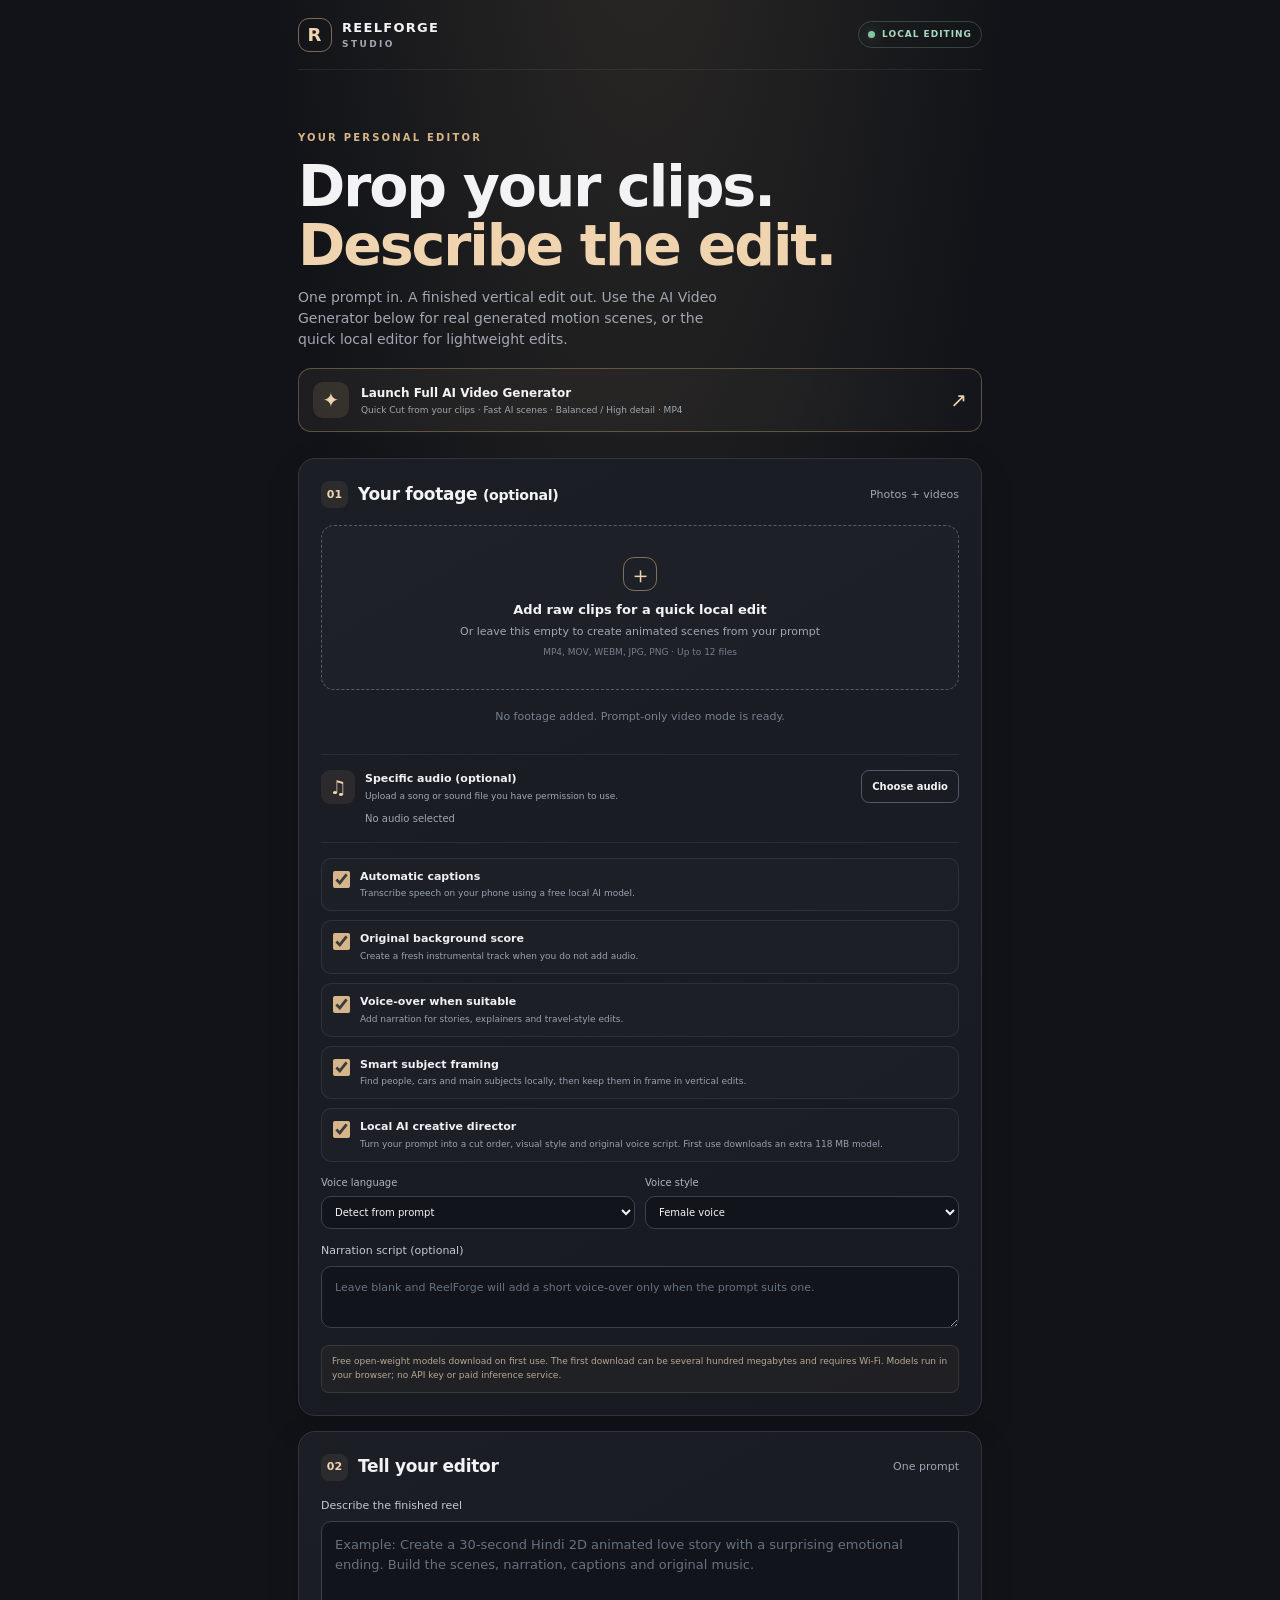
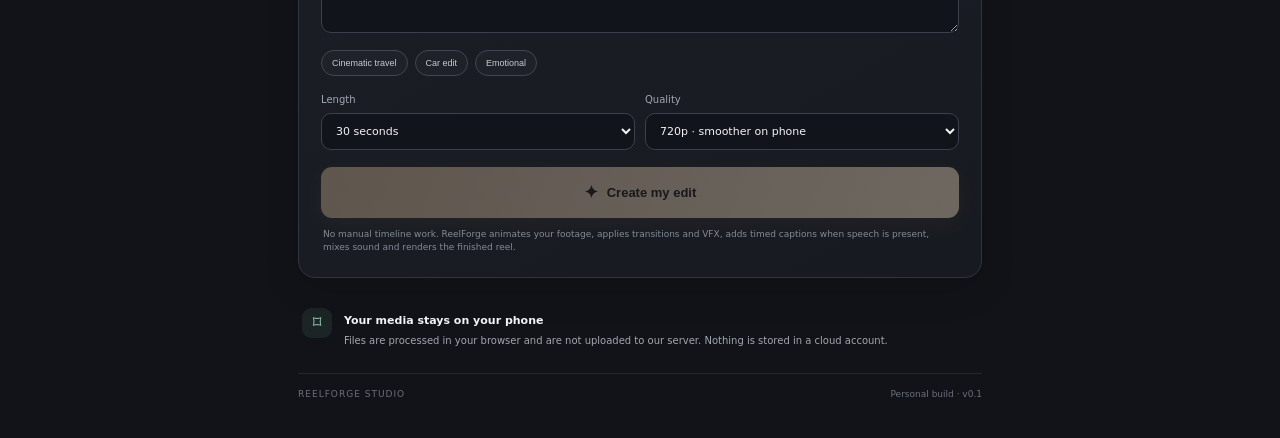
<file: studio/index.html>
<!doctype html>
<html lang="en">
<head>
  <meta charset="utf-8">
  <meta name="viewport" content="width=device-width,initial-scale=1,viewport-fit=cover">
  <meta name="theme-color" content="#111318">
  <meta name="description" content="A private, browser-based reel editor. Your media stays on your device.">
  <link rel="manifest" href="manifest.webmanifest">
  <link rel="icon" href="icon.svg" type="image/svg+xml">
  <link rel="stylesheet" href="styles.css">
  <title>ReelForge Studio</title>
</head>
<body>
  <main class="app-shell">
    <header class="topbar">
      <a class="brand" href="./" aria-label="ReelForge Studio home"><span class="brand-mark">R</span><span>REELFORGE <small>STUDIO</small></span></a>
      <span class="private-chip"><i></i> LOCAL EDITING</span>
    </header>

    <section class="intro">
      <p class="eyebrow">YOUR PERSONAL EDITOR</p>
      <h1>Drop your clips.<br><em>Describe the edit.</em></h1>
      <p class="intro-copy">One prompt in. A finished vertical edit out. Use the AI Video Generator below for real generated motion scenes, or the quick local editor for lightweight edits.</p>
    <a class="cloud-launch" href="https://colab.research.google.com/github/manjunathjadav360-rgb/Reel-forge-ai/blob/main/colab/ReelForge_One_Prompt_Studio.ipynb" target="_blank" rel="noopener">
      <span class="cloud-icon">✦</span>
      <span><strong>Launch Full AI Video Generator</strong><small>Quick Cut from your clips · Fast AI scenes · Balanced / High detail · MP4</small></span>
      <span class="cloud-arrow">↗</span>
    </a>
    </section>

    <section class="panel upload-panel">
      <div class="panel-heading"><div><span class="step">01</span><h2>Your footage <small>(optional)</small></h2></div><span class="muted">Photos + videos</span></div>
      <label class="dropzone" for="mediaFiles" id="dropzone">
        <span class="upload-symbol">＋</span>
        <strong>Add raw clips for a quick local edit</strong>
        <span>Or leave this empty to create animated scenes from your prompt</span>
        <small>MP4, MOV, WEBM, JPG, PNG · Up to 12 files</small>
      </label>
      <input id="mediaFiles" type="file" accept="video/*,image/*" multiple hidden>
      <div id="assetList" class="asset-list" aria-live="polite"><p class="empty-state">No footage added. Prompt-only video mode is ready.</p></div>
      <div class="audio-row">
        <div class="audio-copy"><span class="audio-symbol">♫</span><div><strong>Specific audio (optional)</strong><small>Upload a song or sound file you have permission to use.</small></div></div>
        <label class="audio-pick" for="audioFile">Choose audio</label>
        <input id="audioFile" type="file" accept="audio/*" hidden>
      </div>
      <div id="audioName" class="audio-name">No audio selected</div>
      <div class="auto-tools">
        <label class="tool-toggle"><input id="autoCaptions" type="checkbox" checked><span><b>Automatic captions</b><small>Transcribe speech on your phone using a free local AI model.</small></span></label>
        <label class="tool-toggle"><input id="autoMusic" type="checkbox" checked><span><b>Original background score</b><small>Create a fresh instrumental track when you do not add audio.</small></span></label>
        <label class="tool-toggle"><input id="autoVoice" type="checkbox" checked><span><b>Voice-over when suitable</b><small>Add narration for stories, explainers and travel-style edits.</small></span></label>
        <label class="tool-toggle"><input id="autoFrame" type="checkbox" checked><span><b>Smart subject framing</b><small>Find people, cars and main subjects locally, then keep them in frame in vertical edits.</small></span></label>
        <label class="tool-toggle"><input id="autoDirector" type="checkbox" checked><span><b>Local AI creative director</b><small>Turn your prompt into a cut order, visual style and original voice script. First use downloads an extra 118 MB model.</small></span></label>
      </div>
      <div class="voice-settings">
        <label class="mini-field"><span>Voice language</span><select id="voiceLanguage"><option value="auto" selected>Detect from prompt</option><option value="hi">Hindi</option><option value="en">English</option></select></label>
        <label class="mini-field"><span>Voice style</span><select id="voiceGender"><option value="female" selected>Female voice</option><option value="male">Male voice</option></select></label>
      </div>
      <label class="field-label narration-label" for="narrationText">Narration script (optional)</label>
      <textarea id="narrationText" class="narration-input" rows="2" maxlength="800" placeholder="Leave blank and ReelForge will add a short voice-over only when the prompt suits one."></textarea>
      <p class="model-note">Free open-weight models download on first use. The first download can be several hundred megabytes and requires Wi-Fi. Models run in your browser; no API key or paid inference service.</p>
    </section>

    <section class="panel prompt-panel">
      <div class="panel-heading"><div><span class="step">02</span><h2>Tell your editor</h2></div><span class="muted">One prompt</span></div>
      <label class="field-label" for="editPrompt">Describe the finished reel</label>
      <textarea id="editPrompt" rows="4" maxlength="900" placeholder="Example: Create a 30-second Hindi 2D animated love story with a surprising emotional ending. Build the scenes, narration, captions and original music."></textarea>
      <div class="prompt-examples">
        <button type="button" class="example" data-prompt="Make a cinematic 30-second travel reel. Use smooth transitions, gentle zooms on photos, warm colours and cuts synced to my music.">Cinematic travel</button>
        <button type="button" class="example" data-prompt="Make a 15-second fast-paced car reel. Use energetic cuts synced to the beat, punchy contrast and subtle motion. No unnecessary text.">Car edit</button>
        <button type="button" class="example" data-prompt="Make a 30-second emotional memory reel. Use slower pacing, soft fades, warm colours and a simple elegant title.">Emotional</button>
      </div>
      <div class="settings-grid">
        <label><span>Length</span><select id="duration"><option value="10">10 seconds</option><option value="15">15 seconds</option><option value="20">20 seconds</option><option value="30" selected>30 seconds</option><option value="45">45 seconds</option><option value="60">60 seconds</option><option value="90">90 seconds</option></select></label>
        <label><span>Quality</span><select id="quality"><option value="720" selected>720p · smoother on phone</option><option value="1080">1080p · heavier render</option></select></label>
      </div>
      <div id="plan" class="plan-box" hidden>
        <div class="plan-title"><span class="plan-dot"></span> EDIT PLAN</div>
        <p id="planText"></p>
        <div id="planTags" class="plan-tags"></div>
      </div>
      <button id="generateBtn" class="generate-btn" type="button" disabled><span>✦</span> Create my edit</button>
      <p class="small-note">No manual timeline work. ReelForge animates your footage, applies transitions and VFX, adds timed captions when speech is present, mixes sound and renders the finished reel.</p>
    </section>

    <section id="renderPanel" class="panel render-panel" hidden>
      <div class="panel-heading"><div><span class="step">03</span><h2>Your edit</h2></div><span id="renderState" class="muted">Preparing</span></div>
      <div class="progress-track"><span id="progressBar"></span></div>
      <p id="statusText" class="status-text" aria-live="polite">Preparing your footage…</p>
      <div id="outputWrap" hidden>
        <video id="outputVideo" controls playsinline></video>
        <div class="output-meta"><span id="outputInfo">Vertical export</span><span class="no-watermark">✓ No watermark</span></div>
        <div class="output-actions">
          <a id="downloadBtn" class="download-btn" href="#" download>Download video</a>
          <button id="shareBtn" class="share-btn" type="button">Share</button>
        </div>
        <button id="makeMp4Btn" class="convert-btn" type="button" hidden>Finish MP4 for Instagram</button>
        <p id="formatNote" class="small-note"></p>
      </div>
    </section>

    <section class="privacy-note">
      <span class="privacy-icon">⌑</span>
      <div><strong>Your media stays on your phone</strong><p>Files are processed in your browser and are not uploaded to our server. Nothing is stored in a cloud account.</p></div>
    </section>

    <footer>REELFORGE STUDIO <span>Personal build · v0.1</span></footer>
  </main>
  <script src="ai-engine.js"></script>
  <script src="app.js"></script>
</body>
</html>
</file>
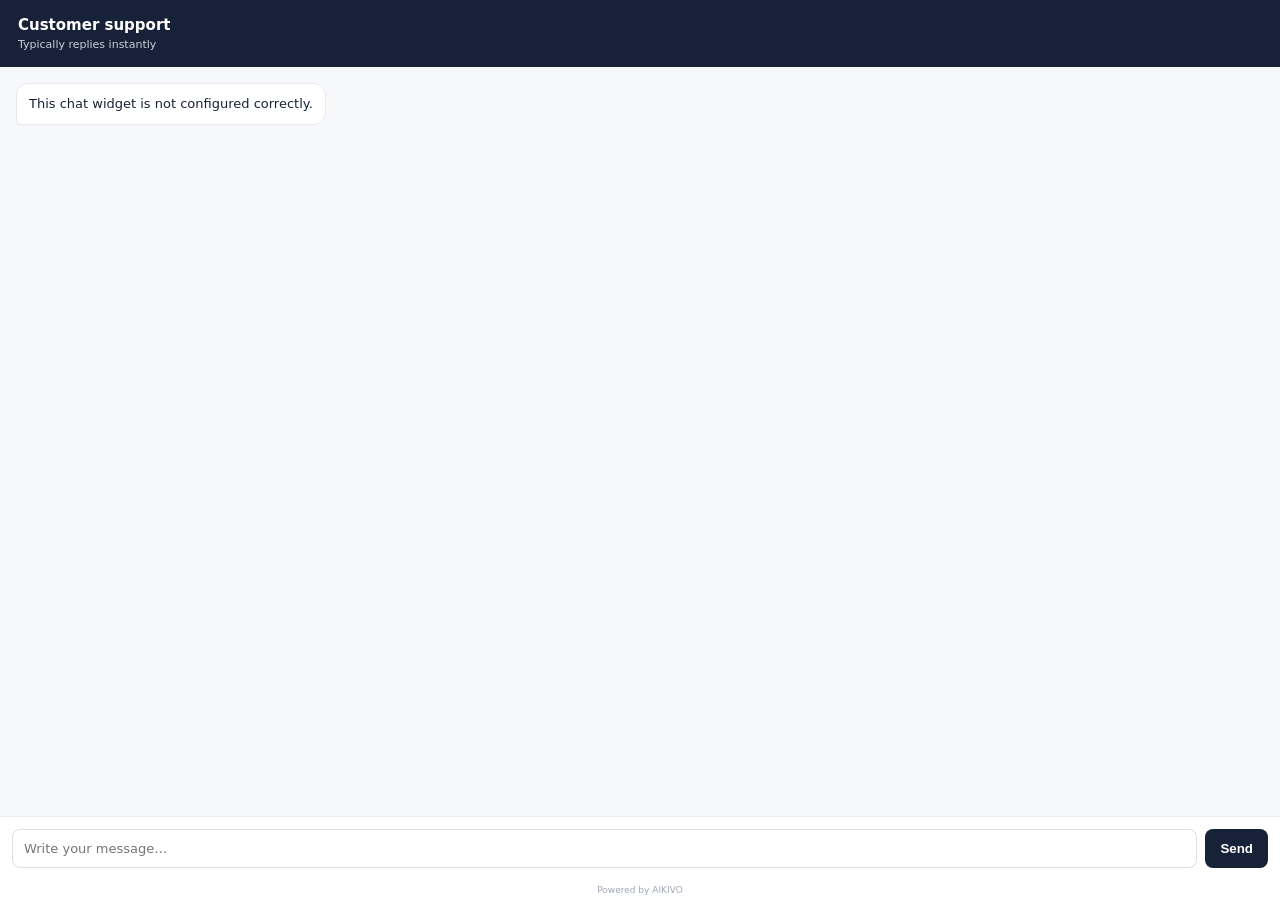
<file: widget.html>
<!doctype html>
<html lang="en">
<head>
<meta charset="utf-8"><meta name="viewport" content="width=device-width,initial-scale=1">
<meta name="theme-color" content="#ffffff"><title>Chat with us</title>
<style>
*{box-sizing:border-box}html,body{margin:0;width:100%;height:100%;font-family:Inter,system-ui,-apple-system,Segoe UI,sans-serif;color:#172238;background:#fff}
.widget{height:100%;display:flex;flex-direction:column;background:#fff}.head{padding:16px 18px;background:#172238;color:#fff}.head strong{display:block;font-size:15px}.head small{display:block;color:#c8d0dc;margin-top:4px;font-size:11px}.thread{flex:1;overflow:auto;padding:16px;display:flex;flex-direction:column;gap:10px;background:#f7f8fa}.bubble{max-width:88%;padding:10px 12px;border-radius:12px;font-size:13px;line-height:1.5;white-space:pre-wrap;overflow-wrap:anywhere}.bot{align-self:flex-start;background:#fff;border:1px solid #e6e9ef;border-bottom-left-radius:4px}.user{align-self:flex-end;background:#e8eef8;border-bottom-right-radius:4px}.status{min-height:22px;padding:4px 14px;color:#748094;font-size:10px;background:#f7f8fa}.form{display:flex;gap:8px;padding:12px;border-top:1px solid #e8ebf0}.form input{min-width:0;flex:1;border:1px solid #d9dee7;border-radius:8px;padding:11px;font:13px system-ui;outline:none}.form button{border:0;border-radius:8px;background:#172238;color:#fff;padding:0 15px;font-weight:600}.form button:disabled{opacity:.5}.foot{text-align:center;padding:5px;color:#a0a7b4;font-size:9px}.error{color:#b42318}
</style>
</head>
<body><main class="widget"><header class="head"><strong id="title">Customer support</strong><small>Typically replies instantly</small></header><div id="thread" class="thread" aria-live="polite"><div class="bubble bot">Connecting to support…</div></div><div id="status" class="status"></div><form id="form" class="form"><input id="message" maxlength="2000" autocomplete="off" placeholder="Write your message…" required><button id="send" type="submit">Send</button></form><div class="foot">Powered by AIKIVO</div></main>
<script src="supabase/config.js"></script><script src="widget-client.js"></script></body></html>
</file>
<file: studio/styles.css>
:root{color-scheme:dark;--bg:#111318;--panel:#191c23;--panel2:#20242c;--line:#303540;--text:#f3f3f5;--muted:#a1a7b2;--accent:#d6b58a;--accent2:#f0d4b0;--green:#83c6a3}*{box-sizing:border-box}html{min-height:100%;background:var(--bg)}body{margin:0;background:radial-gradient(ellipse at 50% -16%,#2d2a27 0,transparent 42%),var(--bg);color:var(--text);font:15px/1.5 Inter,system-ui,-apple-system,BlinkMacSystemFont,"Segoe UI",sans-serif}.app-shell{width:min(740px,100%);margin:0 auto;padding:0 18px calc(36px + env(safe-area-inset-bottom))}.topbar{height:70px;display:flex;align-items:center;justify-content:space-between;border-bottom:1px solid #ffffff12}.brand{display:flex;align-items:center;gap:10px;color:var(--text);text-decoration:none;font-size:13px;font-weight:850;letter-spacing:1.3px}.brand small{display:block;color:var(--muted);font-size:9px;letter-spacing:2.4px;font-weight:650}.brand-mark{display:grid;place-items:center;width:34px;height:34px;border:1px solid #d6b58a88;border-radius:11px;color:var(--accent2);font-size:18px}.private-chip{display:flex;align-items:center;gap:7px;padding:6px 9px;border:1px solid #83c6a344;border-radius:30px;color:#a8d9bf;font-size:9px;letter-spacing:1px;font-weight:750}.private-chip i,.plan-dot{width:7px;height:7px;border-radius:50%;background:var(--green);box-shadow:0 0 12px #83c6a377}.intro{padding:37px 0 26px}.eyebrow{font-size:10px;letter-spacing:2.2px;color:var(--accent);font-weight:800}.intro h1{font-size:clamp(35px,9vw,57px);line-height:1.03;letter-spacing:-2.1px;margin:12px 0 13px;font-weight:780}.intro h1 em{font-style:normal;color:var(--accent2)}.intro-copy{color:var(--muted);font-size:14px;max-width:430px;margin:0}.panel{background:linear-gradient(150deg,#1b1e25,#171a20);border:1px solid var(--line);border-radius:17px;padding:18px;margin:0 0 15px;box-shadow:0 12px 35px #0002}.panel-heading{display:flex;align-items:center;justify-content:space-between;margin-bottom:17px}.panel-heading>div{display:flex;align-items:center;gap:10px}.step{display:grid;place-items:center;width:27px;height:27px;border-radius:8px;background:#d6b58a18;color:var(--accent2);font-size:11px;font-weight:800}.panel h2{font-size:17px;margin:0;font-weight:700;letter-spacing:-.3px}.muted{font-size:11px;color:var(--muted)}.dropzone{min-height:146px;border:1px dashed #555b68;border-radius:13px;background:#ffffff04;display:flex;align-items:center;justify-content:center;flex-direction:column;gap:5px;text-align:center;padding:18px 12px;cursor:pointer;transition:.2s}.dropzone:active{border-color:var(--accent);background:#d6b58a0c}.upload-symbol{display:grid;place-items:center;width:34px;height:34px;border:1px solid #d6b58a88;border-radius:11px;color:var(--accent2);font-size:23px;margin-bottom:4px}.dropzone strong{font-size:13px}.dropzone span:not(.upload-symbol){font-size:11px;color:var(--muted)}.dropzone small{font-size:9px;color:#777f8c}.asset-list{display:grid;gap:7px;margin-top:11px}.empty-state{color:#77808e;text-align:center;font-size:11px;margin:8px 0 12px}.asset-item{display:flex;align-items:center;gap:10px;padding:9px 10px;background:#ffffff06;border:1px solid #ffffff0d;border-radius:9px;min-width:0}.asset-thumb{width:43px;height:43px;flex:0 0 43px;border-radius:7px;object-fit:cover;background:#2c3038}.asset-details{min-width:0;flex:1}.asset-details strong{display:block;font-size:11px;overflow:hidden;text-overflow:ellipsis;white-space:nowrap}.asset-details small{color:var(--muted);font-size:9px}.remove-asset{border:0;background:none;color:#9fa7b3;font-size:19px;padding:3px 7px}.audio-row{display:flex;align-items:center;justify-content:space-between;gap:10px;border-top:1px solid #ffffff12;padding-top:15px;margin-top:16px}.audio-copy{display:flex;align-items:center;gap:10px;min-width:0}.audio-symbol{display:grid;place-items:center;width:34px;height:34px;background:#d6b58a17;color:var(--accent2);border-radius:9px;font-size:19px;flex-shrink:0}.audio-copy strong,.audio-copy small{display:block}.audio-copy strong{font-size:11px}.audio-copy small{font-size:9px;color:var(--muted);line-height:1.4;margin-top:3px}.audio-pick{padding:8px 10px;border:1px solid #515866;border-radius:8px;font-size:10px;font-weight:700;white-space:nowrap}.audio-name{font-size:10px;color:var(--muted);margin:7px 0 0 44px}.field-label{display:block;font-size:11px;color:#c4c8cf;margin-bottom:7px}textarea,select{font:inherit;color:var(--text);background:#11151b;border:1px solid #3b414c;border-radius:10px;width:100%;outline:none}textarea{resize:vertical;min-height:112px;padding:13px;font-size:13px;line-height:1.5}textarea:focus,select:focus{border-color:#c4a47b}textarea::placeholder{color:#68717e}.prompt-examples{display:flex;gap:7px;overflow-x:auto;padding:10px 0 2px;scrollbar-width:none}.prompt-examples::-webkit-scrollbar{display:none}.example{flex-shrink:0;border:1px solid #414752;border-radius:25px;background:#ffffff06;color:#c6cbd3;padding:7px 10px;font-size:9px}.example:active{border-color:var(--accent)}.settings-grid{display:grid;grid-template-columns:1fr 1fr;gap:10px;margin-top:14px}.settings-grid label{display:grid;gap:6px;color:var(--muted);font-size:10px}.settings-grid select{padding:10px;font-size:11px}.plan-box{border:1px solid #d6b58a35;border-radius:11px;padding:12px;margin-top:15px;background:#d6b58a08}.plan-title{display:flex;align-items:center;gap:7px;font-size:9px;color:var(--accent2);font-weight:850;letter-spacing:1.5px}.plan-dot{width:6px;height:6px}.plan-box p{font-size:11px;color:#d4d8de;margin:7px 0}.plan-tags{display:flex;gap:6px;flex-wrap:wrap}.plan-tags span{font-size:9px;color:#bfc5ce;background:#ffffff0b;border-radius:20px;padding:5px 8px}.generate-btn{width:100%;display:flex;justify-content:center;align-items:center;gap:9px;margin-top:17px;border:0;border-radius:11px;background:linear-gradient(110deg,#c19b6d,#e2c49f);color:#171615;font-size:13px;font-weight:850;padding:15px;box-shadow:0 7px 22px #d0aa7b20}.generate-btn span{font-size:17px}.generate-btn:disabled{opacity:.45;filter:grayscale(.4)}.small-note{font-size:9px;line-height:1.5;color:#838b97;margin:10px 2px 0}.render-panel{border-color:#d6b58a55}.progress-track{height:5px;background:#343943;border-radius:9px;overflow:hidden}.progress-track span{height:100%;display:block;width:0;background:linear-gradient(90deg,#b99165,#f0d4b0);transition:width .1s}.status-text{font-size:11px;color:#c4c9d1;margin:10px 0 14px}#outputVideo{display:block;width:min(100%,330px);max-height:58vh;aspect-ratio:9/16;object-fit:contain;background:#050608;border-radius:12px;margin:0 auto}.output-meta{display:flex;justify-content:space-between;gap:8px;margin:11px 0 13px;font-size:10px;color:var(--muted)}.no-watermark{color:#9bd4b4}.output-actions{display:grid;grid-template-columns:1.5fr 1fr;gap:9px}.download-btn,.share-btn{display:grid;place-items:center;padding:12px;text-decoration:none;border-radius:9px;font-size:11px;font-weight:800}.download-btn{background:var(--accent2);color:#191714}.share-btn{border:1px solid #4d5561;background:#252a33;color:var(--text)}.privacy-note{display:flex;gap:12px;align-items:flex-start;padding:15px 4px 25px}.privacy-icon{width:30px;height:30px;display:grid;place-items:center;background:#83c6a31a;border-radius:9px;color:#9bd4b4;font-size:17px;flex:0 0 auto}.privacy-note strong{font-size:11px}.privacy-note p{margin:3px 0 0;color:var(--muted);font-size:10px;line-height:1.5}footer{border-top:1px solid #ffffff14;padding:14px 0 0;display:flex;justify-content:space-between;color:#69717e;font-size:9px;letter-spacing:1px}footer span{letter-spacing:0;text-transform:none}@media(min-width:650px){.app-shell{padding-left:28px;padding-right:28px}.intro{padding-top:50px}.panel{padding:22px}.dropzone{min-height:165px}}@media(max-width:370px){.app-shell{padding-left:12px;padding-right:12px}.panel{padding:14px}.intro h1{font-size:36px}.audio-copy small{max-width:170px}.private-chip{font-size:8px}}

/* Local AI production controls */
.auto-tools{display:grid;gap:9px;margin-top:16px;padding-top:15px;border-top:1px solid #ffffff12}
.tool-toggle{display:flex;align-items:flex-start;gap:10px;padding:10px 11px;border:1px solid #ffffff14;border-radius:10px;background:#ffffff04;cursor:pointer}
.tool-toggle input{accent-color:#d6b58a;width:17px;height:17px;flex:0 0 auto;margin:2px 0 0}
.tool-toggle span{display:grid;gap:2px}
.tool-toggle b{font-size:11px;color:#eef0f3}
.tool-toggle small{font-size:9px;color:#9aa2ae;line-height:1.45}
.voice-settings{display:grid;grid-template-columns:1fr 1fr;gap:10px;margin-top:13px}
.mini-field{display:grid;gap:6px;color:#aeb4be;font-size:10px}
.mini-field select{padding:9px;font-size:10px}
.narration-label{margin-top:14px}
.narration-input{min-height:62px;font-size:11px}
.model-note{font-size:9px;line-height:1.55;color:#b9a88f;padding:9px 10px;background:#d6b58a0b;border:1px solid #d6b58a25;border-radius:8px;margin:10px 0 0}
.dropzone.dragging{border-color:var(--accent2);background:#d6b58a16}
.video-thumb{display:grid;place-items:center;color:#e5c79f;font-size:17px}
.generate-btn:active{transform:translateY(1px);filter:brightness(1.05)}
.status-text{white-space:pre-wrap;line-height:1.55}
@media(max-width:370px){.voice-settings{grid-template-columns:1fr}.tool-toggle{padding:9px}}

.convert-btn{width:100%;margin-top:10px;padding:12px 14px;border:1px solid #d6b58a66;border-radius:9px;background:#d6b58a12;color:#f0d4b0;font-size:11px;font-weight:800}
.convert-btn:disabled{opacity:.5}
.convert-btn:active{background:#d6b58a28}

.cloud-launch{display:flex;align-items:center;gap:12px;margin-top:18px;padding:13px 14px;border:1px solid #d6b58a58;border-radius:13px;background:linear-gradient(110deg,#d6b58a12,#ffffff04);color:var(--text);text-decoration:none;transition:background .2s,border-color .2s}
.cloud-launch:active{background:#d6b58a1e;border-color:#d6b58a}
.cloud-icon{display:grid;place-items:center;width:36px;height:36px;border-radius:10px;background:#d6b58a20;color:var(--accent2);font-size:20px;flex:0 0 auto}
.cloud-launch>span:nth-child(2){display:grid;gap:2px;flex:1;min-width:0}
.cloud-launch strong{font-size:12px;font-weight:800}
.cloud-launch small{font-size:9px;color:var(--muted);line-height:1.4}
.cloud-arrow{font-size:20px;color:var(--accent2)}
</file>
